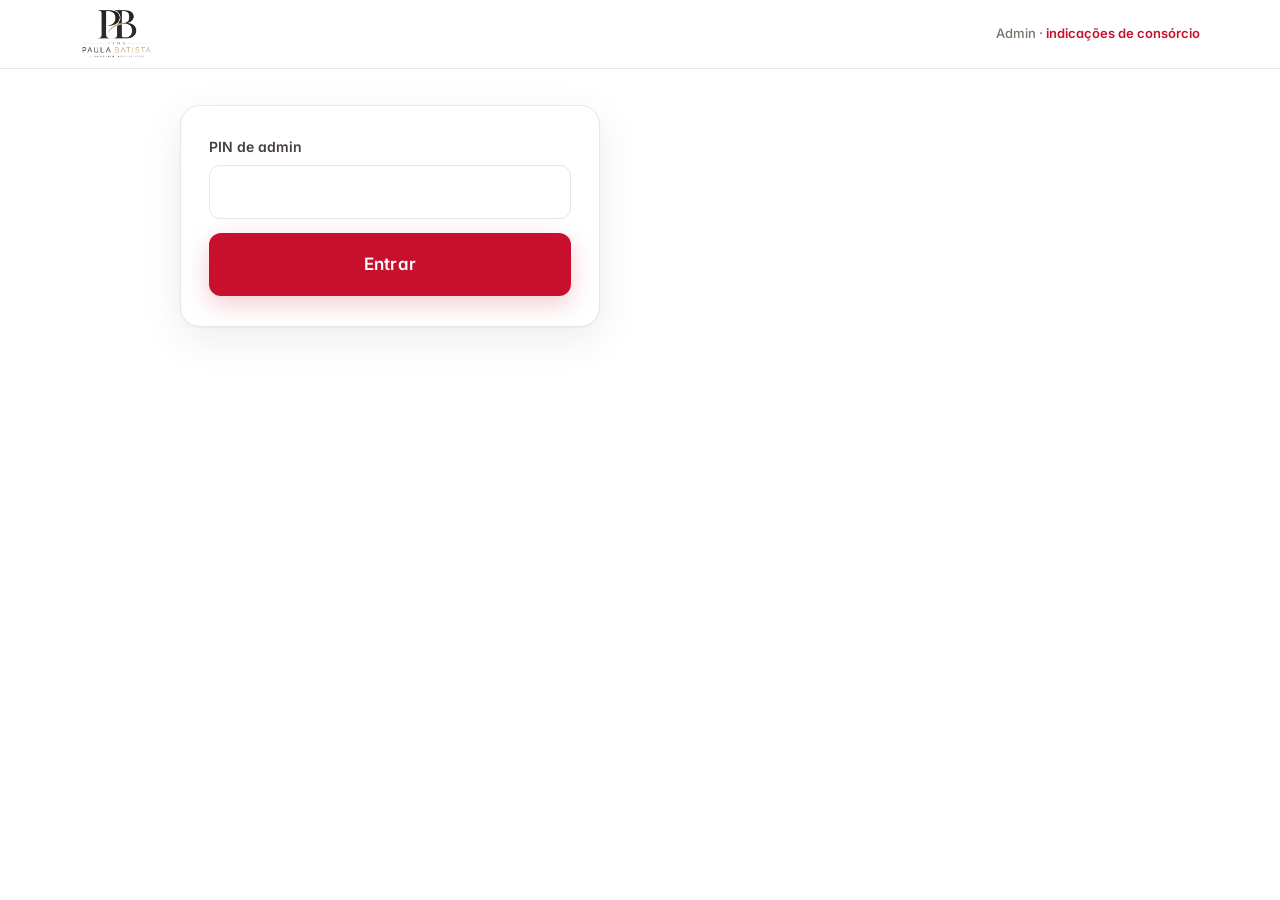
<file: indicador-admin.html>
<!doctype html>
<html lang="pt-BR">
<head>
<meta charset="utf-8">
<meta name="viewport" content="width=device-width, initial-scale=1, viewport-fit=cover">
<title>Admin · Indicações de consórcio</title>
<meta name="robots" content="noindex">
<link rel="icon" href="assets/logo-pb.png">
<link rel="preconnect" href="https://fonts.googleapis.com">
<link rel="preconnect" href="https://fonts.gstatic.com" crossorigin>
<link href="https://fonts.googleapis.com/css2?family=Inter:wght@400;500;600;700;800&display=swap" rel="stylesheet">
<link rel="stylesheet" href="assets/style.css">
</head>
<body data-page="indicador-admin">

<header class="site-header">
  <div class="wrap">
    <a class="logo" href="index.html" aria-label="Time Paula Batista"><img src="assets/logo-pb.png" alt="Time Paula Batista" width="526" height="358"></a>
    <span class="header-tag">Admin · <b>indicações de consórcio</b></span>
  </div>
</header>

<main class="wrap" style="max-width:960px;padding-top:36px;padding-bottom:64px">
  <form class="form-card" id="pinForm" novalidate style="max-width:420px;margin-bottom:28px">
    <div class="field full">
      <label for="pin">PIN de admin</label>
      <input class="input" id="pin" name="pin" type="password" inputmode="numeric" required>
      <p class="err">Digite o PIN.</p>
    </div>
    <button class="btn btn-block" type="submit" style="margin-top:14px"><span>Entrar</span></button>
    <p class="form-status" id="pinStatus" role="alert"></p>
  </form>

  <div id="painel" hidden>
    <table style="width:100%;border-collapse:collapse;background:#fff;border:1px solid var(--line);border-radius:14px;overflow:hidden">
      <thead>
        <tr style="background:var(--bg-warm);text-align:left">
          <th style="padding:12px 14px;font-size:13px">Indicador</th>
          <th style="padding:12px 14px;font-size:13px">Indicado</th>
          <th style="padding:12px 14px;font-size:13px">Cidade / pretende</th>
          <th style="padding:12px 14px;font-size:13px">Status</th>
          <th style="padding:12px 14px;font-size:13px">Valor / comissão</th>
          <th style="padding:12px 14px;font-size:13px">Ação</th>
        </tr>
      </thead>
      <tbody id="linhas"></tbody>
    </table>
  </div>
</main>

<style>
  td{padding:12px 14px;border-top:1px solid var(--line);font-size:14px;vertical-align:top}
  .btn-sm2{padding:8px 12px;font-size:13.5px;border-radius:8px;background:var(--red);color:#fff;border:0;cursor:pointer}
  .btn-sm2:hover{background:var(--red-dark)}
  input.venda{width:110px;padding:6px 8px;border:1px solid var(--line);border-radius:8px;font-size:13.5px}
</style>

<script>
const API='https://fhfphlqrgtabkiqoywea.supabase.co/functions/v1/indicacao-consorcio-cadastro';
let PIN='';
const pinForm=document.getElementById('pinForm');
const pinStatus=document.getElementById('pinStatus');
const painel=document.getElementById('painel');
const linhas=document.getElementById('linhas');
function mostrarStatus(el,t){el.textContent=t;el.classList.add('show');}
const moeda=(v)=>Number(v||0).toLocaleString('pt-BR',{style:'currency',currency:'BRL'});

async function carregar(){
  const r=await fetch(API,{method:'POST',headers:{'Content-Type':'application/json'},body:JSON.stringify({action:'listar_admin',pin:PIN})});
  const j=await r.json();
  if(!r.ok){mostrarStatus(pinStatus,j.error||'PIN incorreto.');painel.hidden=true;return false;}
  linhas.innerHTML='';
  (j.indicacoes||[]).forEach(i=>{
    const tr=document.createElement('tr');
    const convertido=i.status==='convertido';
    tr.innerHTML=
      '<td><b>'+i.nome_indicador+'</b><br><span style="color:var(--muted)">'+i.whatsapp_indicador+'</span></td>'+
      '<td><b>'+i.nome_indicado+'</b><br><span style="color:var(--muted)">'+i.whatsapp_indicado+'</span></td>'+
      '<td>'+(i.cidade_indicado||'—')+'<br><span style="color:var(--muted)">'+(i.observacao||'')+'</span></td>'+
      '<td>'+(convertido?'<b style="color:#17803D">Convertido</b>':i.status)+'</td>'+
      '<td>'+(convertido?(moeda(i.valor_venda)+'<br><span style="color:var(--muted)">comissão '+moeda(i.comissao_valor)+'</span>'):'—')+'</td>'+
      '<td>'+(convertido?'—':'<input class="venda" type="number" min="0" step="0.01" placeholder="Valor da venda" data-id="'+i.id+'"><button class="btn-sm2" data-marcar="'+i.id+'" style="margin-left:6px">Marcar vendido</button>')+'</td>';
    linhas.appendChild(tr);
  });
  painel.hidden=false;
  return true;
}

pinForm.addEventListener('submit',async(e)=>{
  e.preventDefault();
  pinStatus.classList.remove('show');
  PIN=document.getElementById('pin').value.trim();
  await carregar();
});

linhas.addEventListener('click',async(e)=>{
  const id=e.target.dataset && e.target.dataset.marcar;
  if(!id) return;
  const input=linhas.querySelector('input.venda[data-id="'+id+'"]');
  const valorVenda=parseFloat(input.value);
  if(!valorVenda || valorVenda<=0){alert('Informe o valor da venda.');return;}
  e.target.disabled=true;e.target.textContent='Salvando…';
  const r=await fetch(API,{method:'POST',headers:{'Content-Type':'application/json'},body:JSON.stringify({action:'marcar_convertido',pin:PIN,id,valorVenda})});
  const j=await r.json();
  if(!r.ok){alert(j.error||'Não foi possível salvar.');e.target.disabled=false;e.target.textContent='Marcar vendido';return;}
  await carregar();
});
</script>
</body>
</html>
</file>
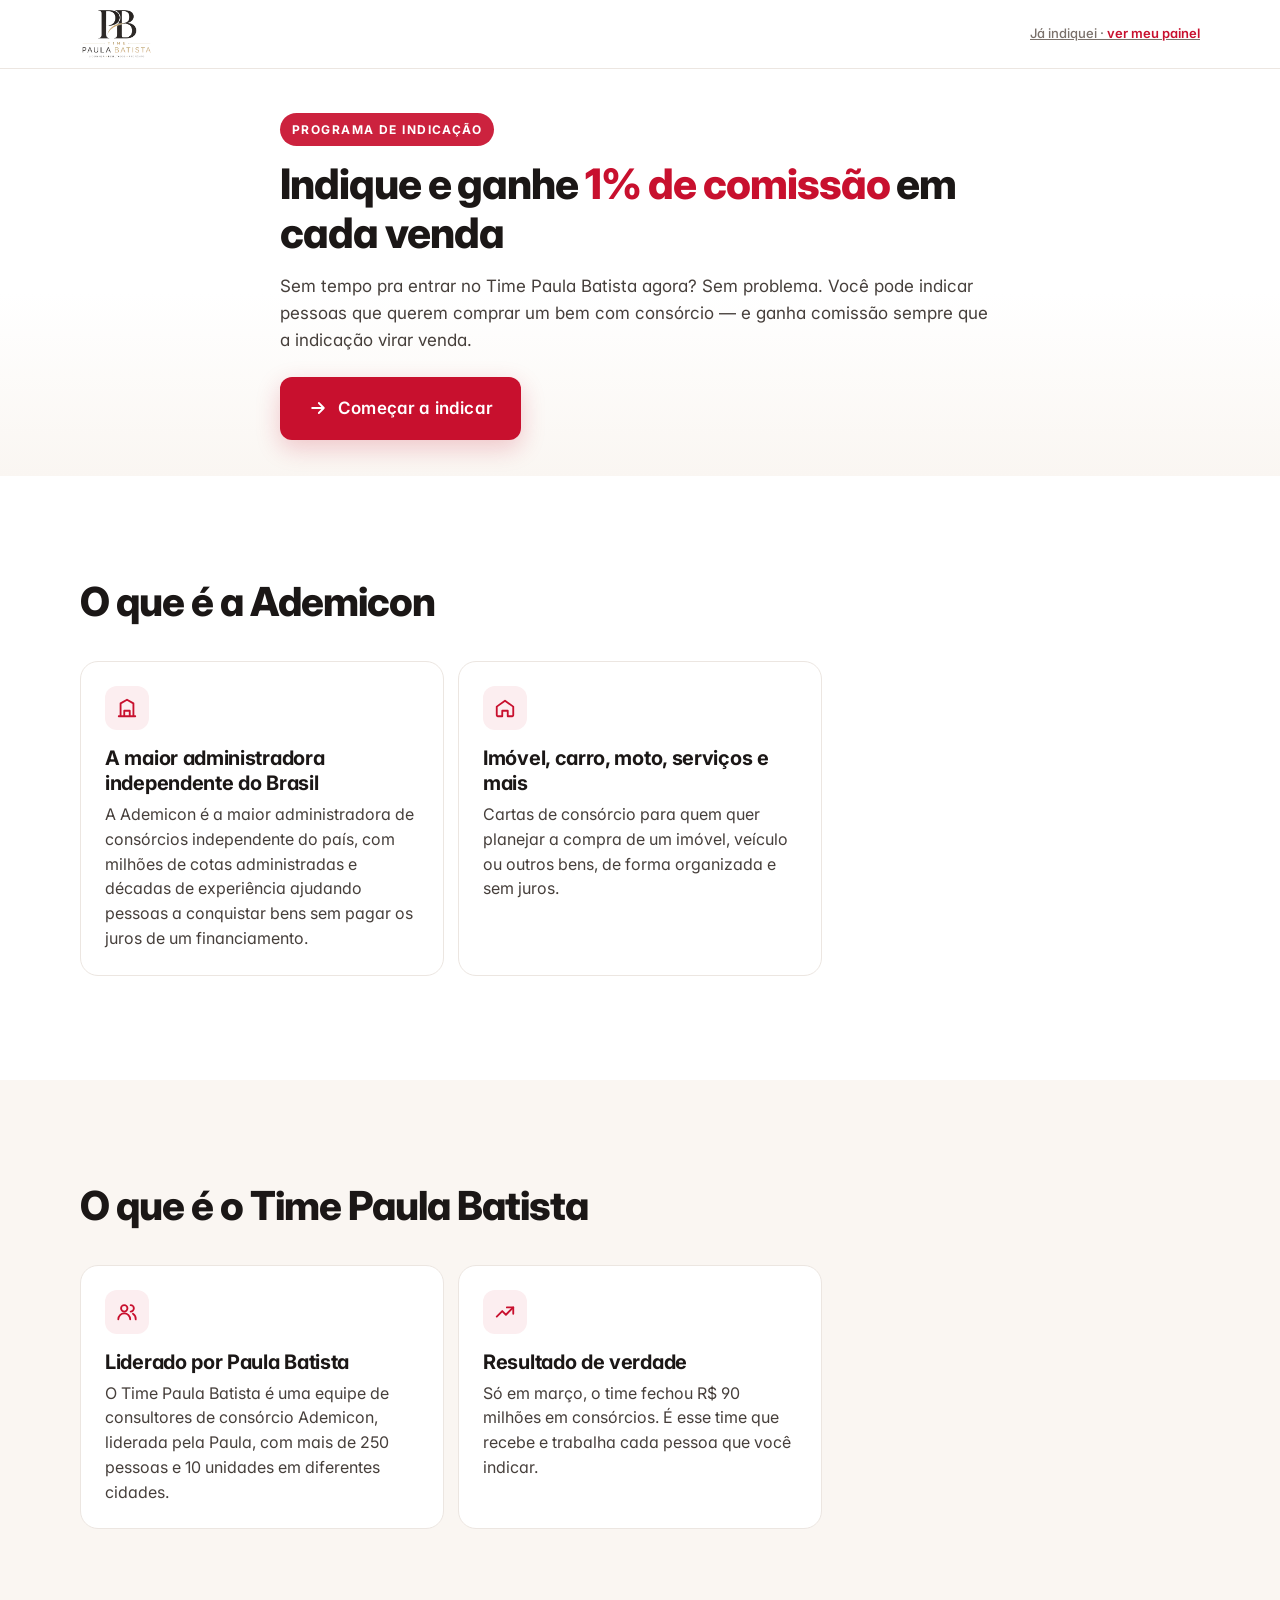
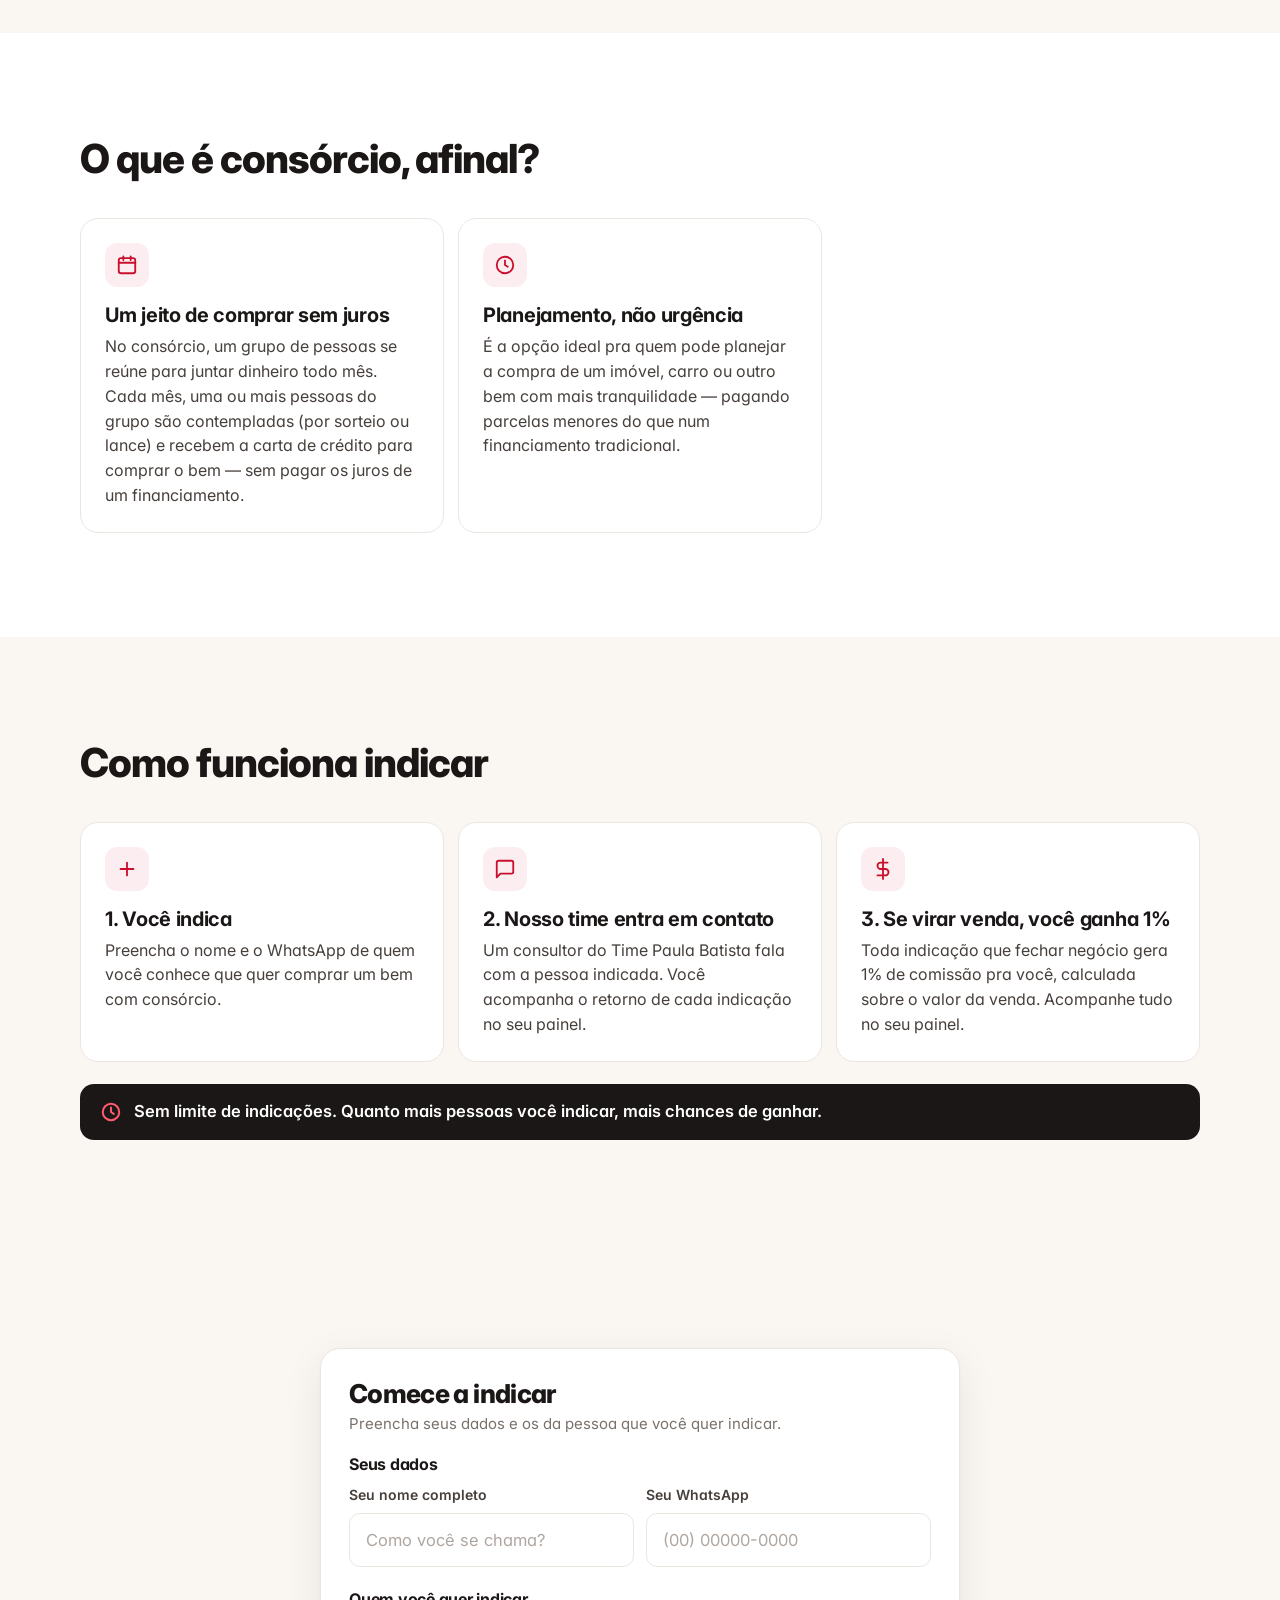
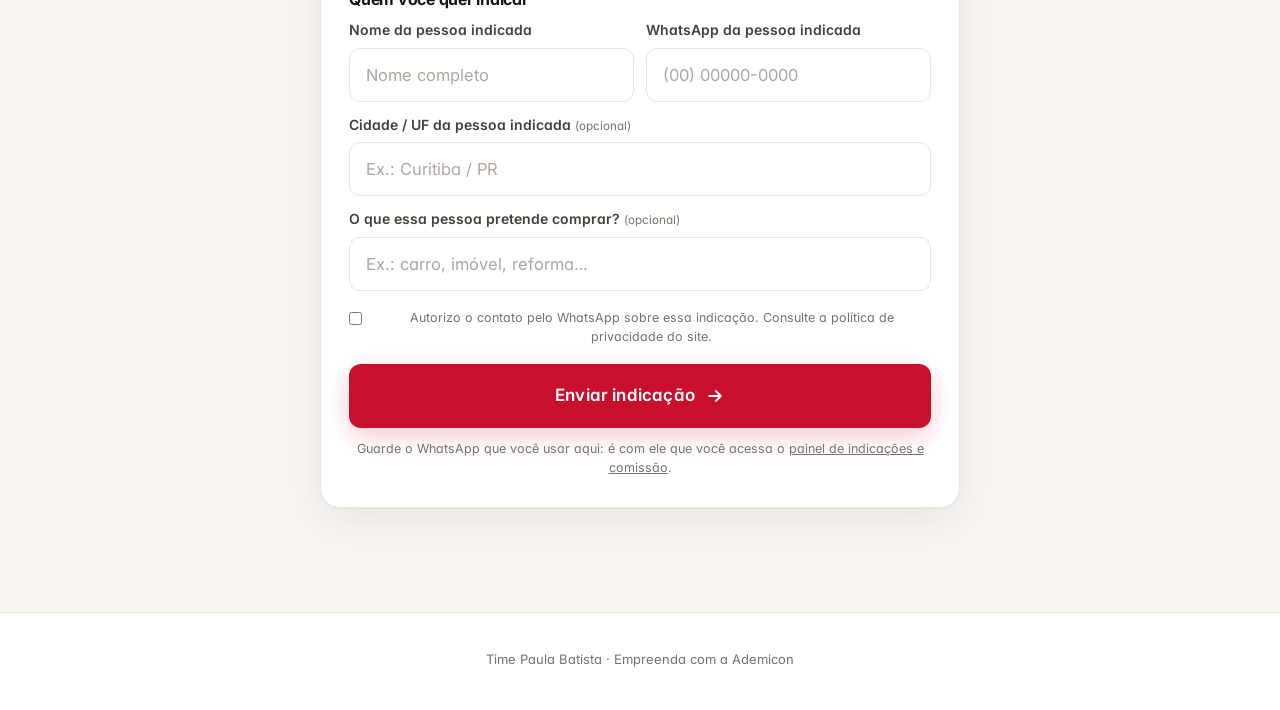
<file: indicador.html>
<!doctype html>
<html lang="pt-BR">
<head>
<meta charset="utf-8">
<meta name="viewport" content="width=device-width, initial-scale=1, viewport-fit=cover">
<title>Indique e ganhe · Time Paula Batista</title>
<meta name="description" content="Não tem disponibilidade para entrar no Time Paula Batista agora? Conheça a Ademicon, o Time Paula Batista, o consórcio e indique pessoas interessadas — você ganha 1% de comissão em cada venda.">
<meta name="theme-color" content="#FAF6F2">
<link rel="icon" href="assets/logo-pb.png">
<meta property="og:title" content="Indique e ganhe 1% de comissão · Time Paula Batista">
<meta property="og:description" content="Indique quem quer comprar um bem com consórcio Ademicon e ganhe 1% de comissão em cada venda.">
<link rel="preconnect" href="https://fonts.googleapis.com">
<link rel="preconnect" href="https://fonts.gstatic.com" crossorigin>
<link href="https://fonts.googleapis.com/css2?family=Inter:wght@400;500;600;700;800&display=swap" rel="stylesheet">
<link rel="stylesheet" href="assets/style.css">
<!-- Meta Pixel -->
<script>
!function(f,b,e,v,n,t,s){if(f.fbq)return;n=f.fbq=function(){n.callMethod?n.callMethod.apply(n,arguments):n.queue.push(arguments)};if(!f._fbq)f._fbq=n;n.push=n;n.loaded=!0;n.version='2.0';n.queue=[];t=b.createElement(e);t.async=!0;t.src=v;s=b.getElementsByTagName(e)[0];s.parentNode.insertBefore(t,s)}(window,document,'script','https://connect.facebook.net/en_US/fbevents.js');
fbq('init','4621300068191321');
fbq('track','PageView');
</script>
<noscript><img height="1" width="1" style="display:none" src="https://www.facebook.com/tr?id=4621300068191321&ev=PageView&noscript=1"/></noscript>
<!-- End Meta Pixel -->
<!-- Microsoft Clarity -->
<script type="text/javascript">
    (function(c,l,a,r,i,t,y){
        c[a]=c[a]||function(){(c[a].q=c[a].q||[]).push(arguments)};
        t=l.createElement(r);t.async=1;t.src="https://www.clarity.ms/tag/"+i;
        y=l.getElementsByTagName(r)[0];y.parentNode.insertBefore(t,y);
    })(window, document, "clarity", "script", "z4ub8dftwh");
</script>
<!-- End Microsoft Clarity -->
</head>
<body data-page="indicador">

<header class="site-header">
  <div class="wrap">
    <a class="logo" href="index.html" aria-label="Time Paula Batista"><img src="assets/logo-pb.png" alt="Time Paula Batista" width="526" height="358"></a>
    <a class="header-tag" href="painel-indicador.html">Já indiquei · <b>ver meu painel</b></a>
  </div>
</header>

<main>
  <!-- INTRO -->
  <section style="padding:44px 0 36px;background:linear-gradient(180deg,#fff 0%,#fff 55%,var(--bg-warm) 100%)">
    <div class="wrap" style="max-width:760px">
      <span class="hd-tag" style="display:inline-block;margin-bottom:14px">Programa de indicação</span>
      <h1 style="font-size:clamp(28px,4.5vw,42px);line-height:1.15;margin-bottom:16px">Indique e ganhe <span style="color:var(--red)">1% de comissão</span> em cada venda</h1>
      <p style="font-size:17px;color:var(--ink-2);line-height:1.6;margin-bottom:22px">Sem tempo pra entrar no Time Paula Batista agora? Sem problema. Você pode indicar pessoas que querem comprar um bem com consórcio — e ganha comissão sempre que a indicação virar venda.</p>
      <a class="btn" href="#indicar"><svg viewBox="0 0 24 24" fill="none" stroke="currentColor" stroke-width="2.2" stroke-linecap="round" stroke-linejoin="round" aria-hidden="true"><path d="M5 12h14M13 6l6 6-6 6"/></svg><span>Começar a indicar</span></a>
    </div>
  </section>

  <!-- O QUE É A ADEMICON -->
  <section>
    <div class="wrap">
      <div class="sec-head">
        <h2>O que é a Ademicon</h2>
      </div>
      <div class="how-grid">
        <div class="how">
          <div class="ic"><svg viewBox="0 0 24 24" fill="none" stroke="currentColor" stroke-width="2" stroke-linecap="round" stroke-linejoin="round"><path d="M3 21h18M5 21V7l7-4 7 4v14M9 21v-6h6v6"/></svg></div>
          <h3>A maior administradora independente do Brasil</h3>
          <p>A Ademicon é a maior administradora de consórcios independente do país, com milhões de cotas administradas e décadas de experiência ajudando pessoas a conquistar bens sem pagar os juros de um financiamento.</p>
        </div>
        <div class="how">
          <div class="ic"><svg viewBox="0 0 24 24" fill="none" stroke="currentColor" stroke-width="2" stroke-linecap="round" stroke-linejoin="round"><path d="M3 10.5 12 4l9 6.5V20a1 1 0 0 1-1 1h-5v-6h-6v6H4a1 1 0 0 1-1-1z"/></svg></div>
          <h3>Imóvel, carro, moto, serviços e mais</h3>
          <p>Cartas de consórcio para quem quer planejar a compra de um imóvel, veículo ou outros bens, de forma organizada e sem juros.</p>
        </div>
      </div>
    </div>
  </section>

  <!-- O QUE É O TIME PAULA BATISTA -->
  <section style="background:var(--bg-warm)">
    <div class="wrap">
      <div class="sec-head">
        <h2>O que é o Time Paula Batista</h2>
      </div>
      <div class="how-grid">
        <div class="how">
          <div class="ic"><svg viewBox="0 0 24 24" fill="none" stroke="currentColor" stroke-width="2" stroke-linecap="round" stroke-linejoin="round"><circle cx="9" cy="8" r="3.5"/><path d="M2.5 20a6.5 6.5 0 0 1 13 0"/><path d="M16 4.5a3.5 3.5 0 0 1 0 7M18.5 14a6.5 6.5 0 0 1 3 6"/></svg></div>
          <h3>Liderado por Paula Batista</h3>
          <p>O Time Paula Batista é uma equipe de consultores de consórcio Ademicon, liderada pela Paula, com mais de 250 pessoas e 10 unidades em diferentes cidades.</p>
        </div>
        <div class="how">
          <div class="ic"><svg viewBox="0 0 24 24" fill="none" stroke="currentColor" stroke-width="2" stroke-linecap="round" stroke-linejoin="round"><path d="M3 17l6-6 4 4 8-8"/><path d="M14 7h7v7"/></svg></div>
          <h3>Resultado de verdade</h3>
          <p>Só em março, o time fechou R$ 90 milhões em consórcios. É esse time que recebe e trabalha cada pessoa que você indicar.</p>
        </div>
      </div>
    </div>
  </section>

  <!-- O QUE É CONSÓRCIO -->
  <section>
    <div class="wrap">
      <div class="sec-head">
        <h2>O que é consórcio, afinal?</h2>
      </div>
      <div class="how-grid">
        <div class="how">
          <div class="ic"><svg viewBox="0 0 24 24" fill="none" stroke="currentColor" stroke-width="2" stroke-linecap="round" stroke-linejoin="round"><rect x="3" y="4.5" width="18" height="16.5" rx="2.5"/><path d="M3 9.5h18M8 2.5v4M16 2.5v4"/></svg></div>
          <h3>Um jeito de comprar sem juros</h3>
          <p>No consórcio, um grupo de pessoas se reúne para juntar dinheiro todo mês. Cada mês, uma ou mais pessoas do grupo são contempladas (por sorteio ou lance) e recebem a carta de crédito para comprar o bem — sem pagar os juros de um financiamento.</p>
        </div>
        <div class="how">
          <div class="ic"><svg viewBox="0 0 24 24" fill="none" stroke="currentColor" stroke-width="2" stroke-linecap="round" stroke-linejoin="round"><circle cx="12" cy="12" r="9"/><path d="M12 7v5l3 2"/></svg></div>
          <h3>Planejamento, não urgência</h3>
          <p>É a opção ideal pra quem pode planejar a compra de um imóvel, carro ou outro bem com mais tranquilidade — pagando parcelas menores do que num financiamento tradicional.</p>
        </div>
      </div>
    </div>
  </section>

  <!-- COMO FUNCIONA A INDICAÇÃO -->
  <section style="background:var(--bg-warm)">
    <div class="wrap">
      <div class="sec-head">
        <h2>Como funciona indicar</h2>
      </div>
      <div class="how-grid">
        <div class="how">
          <div class="ic"><svg viewBox="0 0 24 24" fill="none" stroke="currentColor" stroke-width="2" stroke-linecap="round" stroke-linejoin="round"><path d="M12 5v14M5 12h14"/></svg></div>
          <h3>1. Você indica</h3>
          <p>Preencha o nome e o WhatsApp de quem você conhece que quer comprar um bem com consórcio.</p>
        </div>
        <div class="how">
          <div class="ic"><svg viewBox="0 0 24 24" fill="none" stroke="currentColor" stroke-width="2" stroke-linecap="round" stroke-linejoin="round"><path d="M21 15a2 2 0 0 1-2 2H7l-4 4V5a2 2 0 0 1 2-2h14a2 2 0 0 1 2 2z"/></svg></div>
          <h3>2. Nosso time entra em contato</h3>
          <p>Um consultor do Time Paula Batista fala com a pessoa indicada. Você acompanha o retorno de cada indicação no seu painel.</p>
        </div>
        <div class="how">
          <div class="ic"><svg viewBox="0 0 24 24" fill="none" stroke="currentColor" stroke-width="2" stroke-linecap="round" stroke-linejoin="round"><path d="M12 1v22M17 5H9.5a3.5 3.5 0 0 0 0 7h5a3.5 3.5 0 0 1 0 7H6"/></svg></div>
          <h3>3. Se virar venda, você ganha 1%</h3>
          <p>Toda indicação que fechar negócio gera 1% de comissão pra você, calculada sobre o valor da venda. Acompanhe tudo no seu painel.</p>
        </div>
      </div>
      <p class="how-note"><svg viewBox="0 0 24 24" fill="none" stroke="currentColor" stroke-width="2.2" stroke-linecap="round" stroke-linejoin="round"><circle cx="12" cy="12" r="9"/><path d="M12 7v5l3 2"/></svg>Sem limite de indicações. Quanto mais pessoas você indicar, mais chances de ganhar.</p>
    </div>
  </section>

  <!-- FORMULÁRIO -->
  <section class="form-sec" id="indicar">
    <div class="wrap">
      <div class="form-wrap" style="max-width:640px;margin:0 auto">
        <form class="form-card" id="indicadorForm" novalidate>
          <h2 id="inscricao" style="scroll-margin-top:24px">Comece a indicar</h2>
          <p class="sub">Preencha seus dados e os da pessoa que você quer indicar.</p>

          <h3 style="font-size:16px;margin-top:4px">Seus dados</h3>
          <div class="fields two" style="margin-top:10px">
            <div class="field">
              <label for="nomeIndicador">Seu nome completo</label>
              <input class="input" id="nomeIndicador" name="nomeIndicador" autocomplete="name" placeholder="Como você se chama?" required>
              <p class="err">Digite seu nome e sobrenome.</p>
            </div>
            <div class="field">
              <label for="whatsappIndicador">Seu WhatsApp</label>
              <input class="input" id="whatsappIndicador" name="whatsappIndicador" type="tel" inputmode="tel" autocomplete="tel-national" placeholder="(00) 00000-0000" required>
              <p class="err">Digite um WhatsApp válido com DDD.</p>
            </div>
          </div>

          <h3 style="font-size:16px;margin-top:22px">Quem você quer indicar</h3>
          <div class="fields two" style="margin-top:10px">
            <div class="field">
              <label for="nomeIndicado">Nome da pessoa indicada</label>
              <input class="input" id="nomeIndicado" name="nomeIndicado" placeholder="Nome completo" required>
              <p class="err">Informe o nome da pessoa indicada.</p>
            </div>
            <div class="field">
              <label for="whatsappIndicado">WhatsApp da pessoa indicada</label>
              <input class="input" id="whatsappIndicado" name="whatsappIndicado" type="tel" inputmode="tel" placeholder="(00) 00000-0000" required>
              <p class="err">Digite um WhatsApp válido com DDD.</p>
            </div>
            <div class="field full">
              <label for="cidadeIndicado">Cidade / UF da pessoa indicada <small>(opcional)</small></label>
              <input class="input" id="cidadeIndicado" name="cidadeIndicado" placeholder="Ex.: Curitiba / PR">
            </div>
            <div class="field full">
              <label for="observacao">O que essa pessoa pretende comprar? <small>(opcional)</small></label>
              <input class="input" id="observacao" name="observacao" placeholder="Ex.: carro, imóvel, reforma…">
            </div>
          </div>

          <label class="form-note" style="display:flex;gap:10px;align-items:flex-start;margin-top:18px"><input type="checkbox" name="consentimento" required style="margin-top:3px"><span>Autorizo o contato pelo WhatsApp sobre essa indicação. Consulte a política de privacidade do site.</span></label>
          <button class="btn btn-block" type="submit" style="margin-top:18px"><span>Enviar indicação</span><svg viewBox="0 0 24 24" fill="none" stroke="currentColor" stroke-width="2.2" stroke-linecap="round" stroke-linejoin="round"><path d="M5 12h14M13 6l6 6-6 6"/></svg></button>
          <p class="form-status" id="formStatus" role="alert"></p>
          <p class="form-note">Guarde o WhatsApp que você usar aqui: é com ele que você acessa o <a href="painel-indicador.html">painel de indicações e comissão</a>.</p>
        </form>

        <div class="form-card" id="sucessoCard" hidden style="margin-top:18px;text-align:center">
          <h2 style="font-size:20px">Indicação enviada!</h2>
          <p class="sub">Obrigada! Nosso time vai entrar em contato com a pessoa indicada em breve.</p>
          <a class="btn btn-block" href="painel-indicador.html" style="margin-top:6px"><span>Ver meu painel de indicações</span></a>
        </div>
      </div>
    </div>
  </section>
</main>

<footer class="site-footer">
  <div class="wrap">
    <p>Time Paula Batista · Empreenda com a Ademicon</p>
  </div>
</footer>

<script>
const API='https://fhfphlqrgtabkiqoywea.supabase.co/functions/v1/indicacao-consorcio-cadastro';
const form=document.getElementById('indicadorForm');
const statusEl=document.getElementById('formStatus');
const sucessoEl=document.getElementById('sucessoCard');
const btn=form.querySelector('button[type=submit]');
const btnTexto=btn.querySelector('span');
function mostrarStatus(t){statusEl.textContent=t;statusEl.classList.add('show');}
form.addEventListener('submit',async(e)=>{
  e.preventDefault();
  statusEl.classList.remove('show');
  const f=new FormData(form);
  btn.disabled=true;btnTexto.textContent='Enviando…';
  try{
    const r=await fetch(API,{method:'POST',headers:{'Content-Type':'application/json'},body:JSON.stringify({
      action:'cadastrar',
      nomeIndicador:f.get('nomeIndicador'),
      whatsappIndicador:f.get('whatsappIndicador'),
      nomeIndicado:f.get('nomeIndicado'),
      whatsappIndicado:f.get('whatsappIndicado'),
      cidadeIndicado:f.get('cidadeIndicado'),
      observacao:f.get('observacao')
    })});
    const j=await r.json();
    if(!r.ok){mostrarStatus(j.error||'Não foi possível enviar agora. Tente novamente.');return;}
    try{fbq('track','Lead',{content_name:'Indicador Consorcio'});}catch(e){}
    form.hidden=true;
    sucessoEl.hidden=false;
    sucessoEl.scrollIntoView({behavior:'smooth',block:'start'});
  }catch(err){
    mostrarStatus('Sem conexão agora. Tente novamente em instantes.');
  }finally{
    btn.disabled=false;btnTexto.textContent='Enviar indicação';
  }
});
</script>
</body>
</html>
</file>
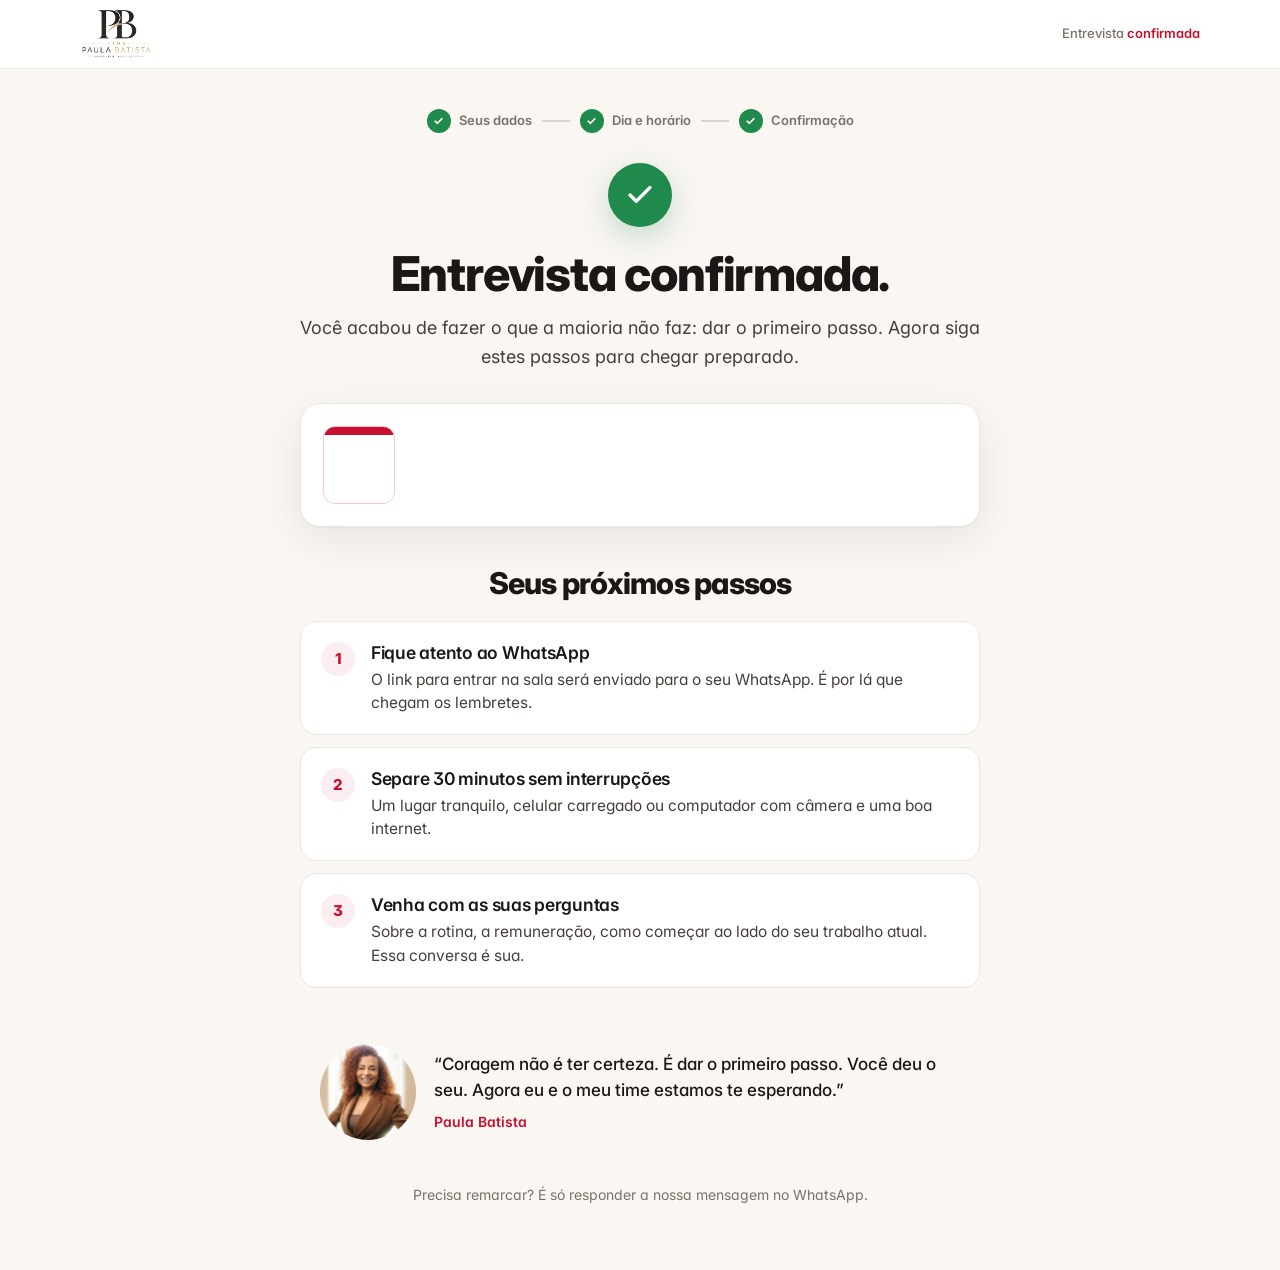
<file: obrigado.html>
<!doctype html>
<html lang="pt-BR">
<head>
<meta charset="utf-8">
<meta name="viewport" content="width=device-width, initial-scale=1, viewport-fit=cover">
<title>Entrevista confirmada · A Oportunidade</title>
<meta name="robots" content="noindex">
<meta name="theme-color" content="#FAF6F2">
<link rel="icon" href="assets/logo-pb.png">
<link rel="preconnect" href="https://fonts.googleapis.com">
<link rel="preconnect" href="https://fonts.gstatic.com" crossorigin>
<link href="https://fonts.googleapis.com/css2?family=Inter:wght@400;500;600;700;800&display=swap" rel="stylesheet">
<link rel="stylesheet" href="assets/style.css">
<!-- Meta Pixel -->
<script>
!function(f,b,e,v,n,t,s){if(f.fbq)return;n=f.fbq=function(){n.callMethod?n.callMethod.apply(n,arguments):n.queue.push(arguments)};if(!f._fbq)f._fbq=n;n.push=n;n.loaded=!0;n.version='2.0';n.queue=[];t=b.createElement(e);t.async=!0;t.src=v;s=b.getElementsByTagName(e)[0];s.parentNode.insertBefore(t,s)}(window,document,'script','https://connect.facebook.net/en_US/fbevents.js');
fbq('init','4621300068191321');
fbq('track','PageView');
</script>
<noscript><img height="1" width="1" style="display:none" src="https://www.facebook.com/tr?id=4621300068191321&ev=PageView&noscript=1"/></noscript>
<!-- End Meta Pixel -->
<!-- Microsoft Clarity -->
<script type="text/javascript">
    (function(c,l,a,r,i,t,y){
        c[a]=c[a]||function(){(c[a].q=c[a].q||[]).push(arguments)};
        t=l.createElement(r);t.async=1;t.src="https://www.clarity.ms/tag/"+i;
        y=l.getElementsByTagName(r)[0];y.parentNode.insertBefore(t,y);
    })(window, document, "clarity", "script", "z4ub8dftwh");
</script>
<!-- End Microsoft Clarity -->
</head>
<body data-page="obrigado" class="page-sched">

<header class="site-header">
  <div class="wrap">
    <a class="logo" href="index.html" aria-label="Time Paula Batista"><img src="assets/logo-pb.png" alt="Time Paula Batista" width="526" height="358"></a>
    <span class="header-tag">Entrevista <b>confirmada</b></span>
  </div>
</header>

<main class="wrap thanks">
  <nav class="progress" aria-label="Etapas" style="padding-top:0;margin-bottom:24px">
    <span class="p done"><b>✓</b>Seus dados</span><span class="bar"></span>
    <span class="p done"><b>✓</b>Dia e horário</span><span class="bar"></span>
    <span class="p done"><b>✓</b>Confirmação</span>
  </nav>

  <div class="ty-hero">
    <div class="ty-check"><svg viewBox="0 0 24 24" fill="none" stroke="currentColor" stroke-width="2.6" stroke-linecap="round" stroke-linejoin="round"><path d="M20 6 9 17l-5-5"/></svg></div>
    <h1 id="tyTitle">Entrevista confirmada.</h1>
    <p>Você acabou de fazer o que a maioria não faz: dar o primeiro passo. Agora siga estes passos para chegar preparado.</p>
  </div>
  <div class="ty-card" id="tyCard" hidden><div class="cal-ic"><small id="tyMes"></small><b id="tyDia"></b></div><div><strong id="tyData"></strong><span id="tyHora"></span></div></div>

  <div class="next">
    <h2>Seus próximos passos</h2>
    <ol>
      <li>
        <span class="num">1</span>
        <div>
          <h3>Fique atento ao WhatsApp</h3>
          <p>O link para entrar na sala será enviado para o seu WhatsApp. É por lá que chegam os lembretes.</p>
        </div>
      </li>
      <li>
        <span class="num">2</span>
        <div>
          <h3>Separe 30 minutos sem interrupções</h3>
          <p>Um lugar tranquilo, celular carregado ou computador com câmera e uma boa internet.</p>
        </div>
      </li>
      <li>
        <span class="num">3</span>
        <div>
          <h3>Venha com as suas perguntas</h3>
          <p>Sobre a rotina, a remuneração, como começar ao lado do seu trabalho atual. Essa conversa é sua.</p>
        </div>
      </li>
    </ol>
  </div>

  <div class="note">
    <picture><source srcset="assets/paula-obrigado.webp" type="image/webp"><img src="assets/paula-obrigado.jpg" alt="Paula Batista" width="800" height="1200"></picture>
    <p>“Coragem não é ter certeza. É dar o primeiro passo. Você deu o seu. Agora eu e o meu time estamos te esperando.”<span>Paula Batista</span></p>
  </div>

  <p class="resched">Precisa remarcar? É só responder a nossa mensagem no WhatsApp.</p>
</main>

<script>
(function(){
  var meses=['janeiro','fevereiro','março','abril','maio','junho','julho','agosto','setembro','outubro','novembro','dezembro'];
  try{
    var p=new URLSearchParams(location.search);
    var n=(p.get('n')||'').trim(), d=(p.get('d')||'').trim();
    if(n){document.getElementById('tyTitle').textContent='Entrevista confirmada, '+n+'.';}
    if(d){
      var md=d.match(/(\d{2})\/(\d{2})/), mh=d.match(/(\d{1,2}h\d{0,2})/);
      if(md){document.getElementById('tyMes').textContent=meses[parseInt(md[2],10)-1]||'';document.getElementById('tyDia').textContent=md[1];}
      document.getElementById('tyData').textContent=d.split(' às ')[0].replace(/,\s*\d{2}\/\d{2}$/,'');
      if(mh){document.getElementById('tyHora').textContent='às '+mh[1]+' · on-line, 30 minutos';}
      document.getElementById('tyCard').hidden=false;
      try{fbq('track','Schedule',{content_name:'A Oportunidade'});}catch(e){}
    }
  }catch(e){}
})();
</script>
</body>
</html>
</file>
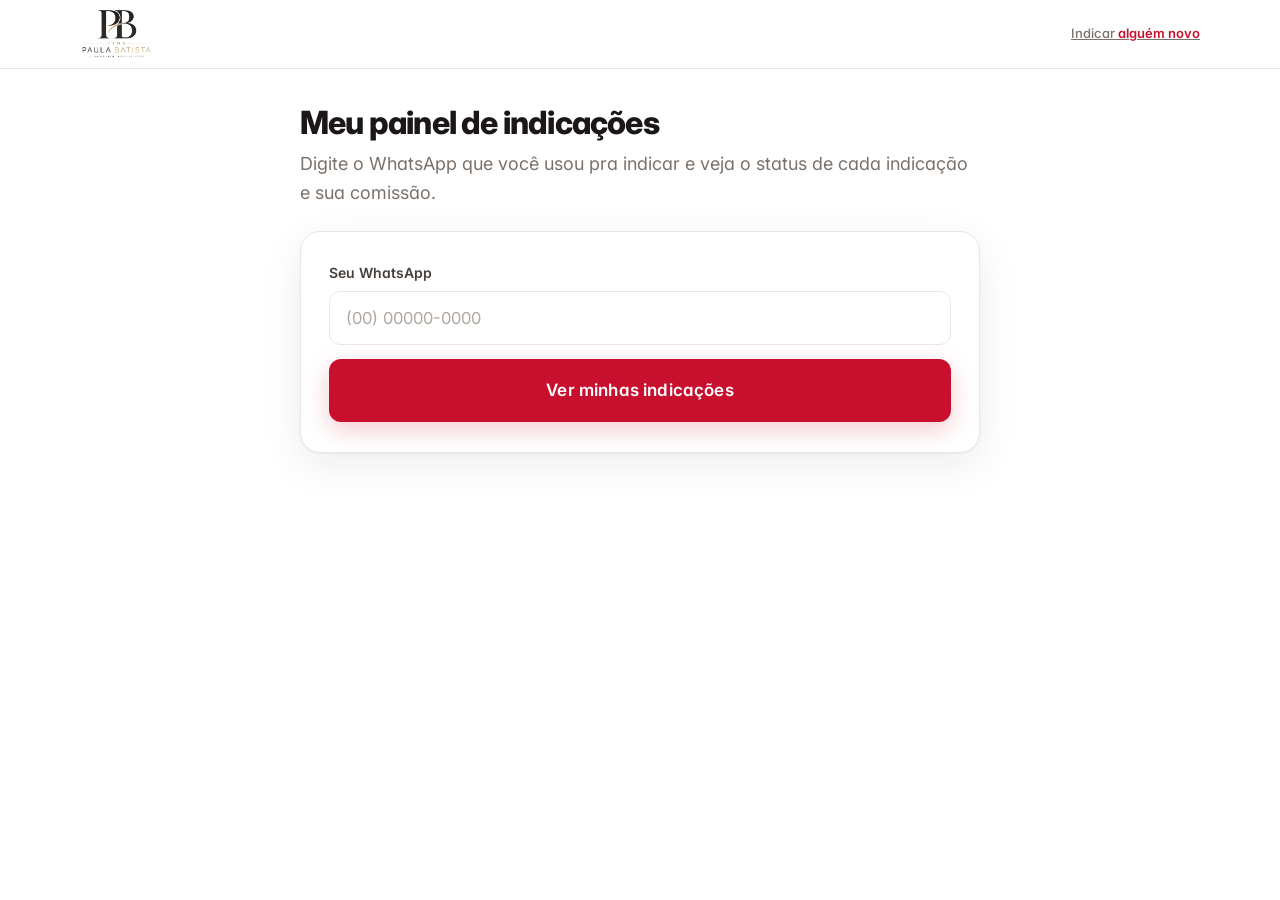
<file: painel-indicador.html>
<!doctype html>
<html lang="pt-BR">
<head>
<meta charset="utf-8">
<meta name="viewport" content="width=device-width, initial-scale=1, viewport-fit=cover">
<title>Meu painel de indicações · Time Paula Batista</title>
<meta name="robots" content="noindex">
<meta name="theme-color" content="#FAF6F2">
<link rel="icon" href="assets/logo-pb.png">
<link rel="preconnect" href="https://fonts.googleapis.com">
<link rel="preconnect" href="https://fonts.gstatic.com" crossorigin>
<link href="https://fonts.googleapis.com/css2?family=Inter:wght@400;500;600;700;800&display=swap" rel="stylesheet">
<link rel="stylesheet" href="assets/style.css">
</head>
<body data-page="painel-indicador">

<header class="site-header">
  <div class="wrap">
    <a class="logo" href="index.html" aria-label="Time Paula Batista"><img src="assets/logo-pb.png" alt="Time Paula Batista" width="526" height="358"></a>
    <a class="header-tag" href="indicador.html">Indicar <b>alguém novo</b></a>
  </div>
</header>

<main class="wrap" style="max-width:720px;padding-top:36px;padding-bottom:64px">
  <h1 style="font-size:clamp(24px,4vw,32px);margin-bottom:8px">Meu painel de indicações</h1>
  <p class="sub" style="color:var(--muted);margin-bottom:24px">Digite o WhatsApp que você usou pra indicar e veja o status de cada indicação e sua comissão.</p>

  <form class="form-card" id="buscaForm" novalidate style="margin-bottom:28px">
    <div class="field full">
      <label for="whatsapp">Seu WhatsApp</label>
      <input class="input" id="whatsapp" name="whatsapp" type="tel" inputmode="tel" placeholder="(00) 00000-0000" required>
      <p class="err">Digite um WhatsApp válido com DDD.</p>
    </div>
    <button class="btn btn-block" type="submit" style="margin-top:14px"><span>Ver minhas indicações</span></button>
    <p class="form-status" id="formStatus" role="alert"></p>
  </form>

  <div id="resultado" hidden>
    <div class="how" style="margin-bottom:20px;display:flex;align-items:center;justify-content:space-between;gap:16px;flex-wrap:wrap">
      <div>
        <h3 style="margin-bottom:4px">Comissão total (1% por venda)</h3>
        <p style="color:var(--muted);font-size:14px;margin:0">Soma de todas as indicações já convertidas em venda.</p>
      </div>
      <strong id="totalComissao" style="font-size:28px;color:var(--red)">R$ 0,00</strong>
    </div>
    <div id="listaIndicacoes"></div>
    <p id="vazio" hidden style="color:var(--muted);text-align:center;padding:24px 0">Você ainda não enviou nenhuma indicação com esse WhatsApp. <a href="indicador.html">Indicar agora</a>.</p>
  </div>
</main>

<style>
  .ind-card{background:#fff;border:1px solid var(--line);border-radius:14px;padding:18px 20px;margin-bottom:12px;display:flex;align-items:center;justify-content:space-between;gap:16px;flex-wrap:wrap}
  .ind-card b{display:block}
  .ind-card span{font-size:13.5px;color:var(--muted)}
  .ind-badge{font-size:12.5px;font-weight:700;padding:5px 12px;border-radius:999px;white-space:nowrap}
  .ind-badge.novo{background:#EFEAE4;color:var(--ink-2)}
  .ind-badge.contato{background:#FFF3CF;color:#8A6A00}
  .ind-badge.convertido{background:#E3F6E8;color:#17803D}
</style>

<script>
const API='https://fhfphlqrgtabkiqoywea.supabase.co/functions/v1/indicacao-consorcio-cadastro';
const form=document.getElementById('buscaForm');
const statusEl=document.getElementById('formStatus');
const btn=form.querySelector('button[type=submit]');
const btnTexto=btn.querySelector('span');
const resultadoEl=document.getElementById('resultado');
const listaEl=document.getElementById('listaIndicacoes');
const vazioEl=document.getElementById('vazio');
const totalEl=document.getElementById('totalComissao');
function mostrarStatus(t){statusEl.textContent=t;statusEl.classList.add('show');}
const moeda=(v)=>Number(v||0).toLocaleString('pt-BR',{style:'currency',currency:'BRL'});
const rotulos={novo:'Em análise',contato:'Em contato',convertido:'Venda realizada'};

form.addEventListener('submit',async(e)=>{
  e.preventDefault();
  statusEl.classList.remove('show');
  resultadoEl.hidden=true;
  const whatsapp=form.whatsapp.value;
  btn.disabled=true;btnTexto.textContent='Buscando…';
  try{
    const r=await fetch(API,{method:'POST',headers:{'Content-Type':'application/json'},body:JSON.stringify({action:'status',whatsapp})});
    const j=await r.json();
    if(!r.ok){mostrarStatus(j.error||'Não foi possível consultar agora.');return;}
    const indicacoes=j.indicacoes||[];
    totalEl.textContent=moeda(j.totalComissao);
    listaEl.innerHTML='';
    vazioEl.hidden=indicacoes.length>0;
    indicacoes.forEach(i=>{
      const badge=rotulos[i.status]||i.status||'Em análise';
      const cls=i.status==='convertido'?'convertido':(i.status==='contato'?'contato':'novo');
      const comissao=i.status==='convertido'?('Comissão: '+moeda(i.comissao_valor)):'';
      const el=document.createElement('div');
      el.className='ind-card';
      el.innerHTML='<div><b>'+i.nome_indicado+'</b><span>Indicado(a) em '+new Date(i.created_at).toLocaleDateString('pt-BR')+(comissao?' · '+comissao:'')+'</span></div><span class="ind-badge '+cls+'">'+badge+'</span>';
      listaEl.appendChild(el);
    });
    resultadoEl.hidden=false;
  }catch(err){
    mostrarStatus('Sem conexão agora. Tente novamente em instantes.');
  }finally{
    btn.disabled=false;btnTexto.textContent='Ver minhas indicações';
  }
});
</script>
</body>
</html>
</file>
<file: assets/style.css>
/* ==========================================================
   Time Paula Batista — Funil de entrevista
   Tema claro · branco + vermelho · Inter
   ========================================================== */
:root{
  --red:#C8102E;
  --red-dark:#A10C25;
  --red-soft:#FCEEF0;
  --red-line:#F3C9CF;
  --ink:#1B1716;
  --ink-2:#463F3B;
  --muted:#7A716B;
  --line:#ECE6E1;
  --bg:#FFFFFF;
  --bg-warm:#FAF6F2;
  --gold:#B08D57;
  --ok:#1F8A4C;
  --serif:'Inter',system-ui,-apple-system,'Segoe UI',Roboto,Arial,sans-serif;
  --sans:'Inter',system-ui,-apple-system,'Segoe UI',Roboto,Arial,sans-serif;
  --radius:14px;
  --shadow:0 1px 2px rgba(27,23,22,.04),0 12px 40px rgba(27,23,22,.08);
  --wrap:1160px;
}
*{box-sizing:border-box;margin:0;padding:0}
html{scroll-behavior:smooth;-webkit-text-size-adjust:100%}
body{font-family:var(--sans);color:var(--ink);background:var(--bg);font-size:17px;line-height:1.62;font-feature-settings:'cv11','ss01';-webkit-font-smoothing:antialiased}
img{display:block;max-width:100%;height:auto}
a{color:inherit}
button,input,select{font:inherit;color:inherit}
.wrap{width:100%;max-width:var(--wrap);margin:0 auto;padding:0 20px}
.sr-only{position:absolute;width:1px;height:1px;overflow:hidden;clip:rect(0 0 0 0);white-space:nowrap}

/* ---------- Tipografia ---------- */
.kicker{font-size:12.5px;font-weight:600;letter-spacing:.16em;text-transform:uppercase;color:var(--red);display:inline-flex;align-items:center;gap:10px}
.kicker::before{content:"";width:22px;height:1.5px;background:currentColor}
h1,h2,h3{font-family:var(--serif);font-weight:800;line-height:1.12;letter-spacing:-.025em;color:var(--ink)}
h1{font-size:clamp(31px,4.3vw,50px)}
h2{font-size:clamp(27px,3.4vw,40px)}
h3{font-size:20px;line-height:1.25;font-weight:700;letter-spacing:-.015em}
.em{color:var(--red)}
.lead{font-size:clamp(18px,1.6vw,20px);color:var(--ink-2);line-height:1.55}
p+p{margin-top:16px}

/* ---------- Botões ---------- */
.btn{display:inline-flex;align-items:center;justify-content:center;gap:10px;border:0;cursor:pointer;text-decoration:none;
  background:var(--red);color:#fff;font-weight:600;font-size:17px;letter-spacing:.01em;padding:18px 28px;border-radius:12px;
  transition:background .2s,transform .2s,box-shadow .2s;box-shadow:0 8px 24px rgba(200,16,46,.22)}
.btn:hover{background:var(--red-dark);transform:translateY(-1px)}
.btn:active{transform:translateY(0)}
.btn:focus-visible{outline:3px solid var(--red-line);outline-offset:3px}
.btn[disabled]{opacity:.6;cursor:progress;transform:none}
.btn svg{width:18px;height:18px;flex:none}
.btn-block{width:100%}
.btn-ghost{background:#fff;color:var(--ink);box-shadow:none;border:1.5px solid var(--line)}
.btn-ghost:hover{background:var(--bg-warm);border-color:#DDD3CC}
.btn-sm{padding:11px 18px;font-size:15px;border-radius:10px;box-shadow:none}

/* ---------- Header ---------- */
.site-header{position:sticky;top:0;z-index:40;background:rgba(255,255,255,.92);backdrop-filter:saturate(1.4) blur(10px);-webkit-backdrop-filter:saturate(1.4) blur(10px);border-bottom:1px solid var(--line)}
.site-header .wrap{display:flex;align-items:center;justify-content:space-between;height:68px}
.logo img{height:50px;width:auto}
.header-tag{font-size:13px;color:var(--muted);font-weight:500}
.header-tag b{color:var(--red);font-weight:600}

/* ---------- Hero ---------- */
.hero{padding:44px 0 64px;background:linear-gradient(180deg,#fff 0%,#fff 55%,var(--bg-warm) 100%)}
.hero-grid{display:grid;grid-template-columns:1fr;gap:36px;align-items:start}
.hero-who{display:flex;align-items:center;gap:12px;margin-bottom:22px}
.hero-who img{width:46px;height:46px;border-radius:50%;object-fit:cover;border:2px solid #fff;box-shadow:0 0 0 1.5px var(--red-line)}
.hero-who span{font-size:14px;line-height:1.35;color:var(--ink-2)}
.hero-who b{display:block;color:var(--ink);font-weight:600}
.hero h1{margin-bottom:20px}
.hero .lead{max-width:560px}
.not-course{margin:24px 0 30px;padding:14px 18px;border-left:3px solid var(--red);background:var(--red-soft);border-radius:0 10px 10px 0;font-weight:600;font-size:16.5px;line-height:1.45;color:var(--ink)}
.hero-photo{display:none;position:relative}
.hero-photo img{width:100%;aspect-ratio:4/5.2;object-fit:cover;object-position:50% 18%;border-radius:22px}
.photo-badge{position:absolute;left:-28px;bottom:42px;background:#fff;border-radius:16px;padding:16px 20px;box-shadow:var(--shadow);max-width:240px}
.photo-badge strong{display:block;font-weight:800;letter-spacing:-.02em;font-size:30px;line-height:1;color:var(--red)}
.photo-badge span{display:block;font-size:13.5px;line-height:1.35;color:var(--ink-2);margin-top:6px}

/* ---------- Form card ---------- */
.form-card{background:#fff;border:1px solid var(--line);border-radius:20px;padding:24px 20px;box-shadow:var(--shadow);scroll-margin-top:90px}
.form-card h2{font-size:26px;margin-bottom:4px}
.form-card .sub{font-size:15px;color:var(--muted);margin-bottom:18px}
.steps-mini{display:flex;gap:8px;margin-bottom:16px;flex-wrap:wrap}
.steps-mini span{font-size:12px;font-weight:600;letter-spacing:.04em;padding:5px 10px;border-radius:99px;background:var(--bg-warm);color:var(--muted)}
.steps-mini span.on{background:var(--red);color:#fff}
.fields{display:grid;gap:12px}
.field label{display:block;font-size:14px;font-weight:600;margin-bottom:6px;color:var(--ink-2)}
.field label small{font-weight:400;color:var(--muted)}
.input,.select{width:100%;height:54px;border:1.5px solid var(--line);border-radius:11px;background:#fff;padding:0 16px;font-size:16.5px;transition:border-color .15s,box-shadow .15s;appearance:none;-webkit-appearance:none}
.select{background-image:url("data:image/svg+xml,%3Csvg xmlns='http://www.w3.org/2000/svg' width='12' height='8' fill='none'%3E%3Cpath d='M1 1.5 6 6.5l5-5' stroke='%237A716B' stroke-width='1.8' stroke-linecap='round' stroke-linejoin='round'/%3E%3C/svg%3E");background-repeat:no-repeat;background-position:right 16px center;padding-right:40px}
.input::placeholder{color:#AFA6A0}
.input:focus,.select:focus{outline:0;border-color:var(--red);box-shadow:0 0 0 4px var(--red-soft)}
.field.invalid .input,.field.invalid .select{border-color:var(--red)}
.field .err{display:none;font-size:13px;color:var(--red);margin-top:5px}
.field.invalid .err{display:block}
.form-note{font-size:12.5px;line-height:1.5;color:var(--muted);margin-top:12px;text-align:center}
.form-note a{color:var(--muted)}
.form-status{display:none;margin-top:12px;font-size:14px;padding:10px 14px;border-radius:10px;background:var(--red-soft);color:var(--red-dark)}
.form-status.show{display:block}
.check{display:flex;gap:10px;align-items:flex-start;font-size:13.5px;line-height:1.45;color:var(--ink-2);cursor:pointer}
.check input{width:20px;height:20px;margin-top:1px;accent-color:var(--red);flex:none}

/* ---------- Prova ---------- */
.proof{display:grid;grid-template-columns:repeat(3,1fr);gap:10px;margin-top:22px}
.proof div{background:#fff;border:1px solid var(--line);border-radius:12px;padding:12px 10px;text-align:center}
.proof strong{display:block;font-weight:800;letter-spacing:-.02em;font-size:20px;white-space:nowrap;line-height:1.05;color:var(--ink)}
.proof span{display:block;font-size:12px;line-height:1.3;color:var(--muted);margin-top:4px}

/* ---------- Seções ---------- */
section{padding:72px 0}
.sec-head{max-width:760px;margin-bottom:36px}
.sec-head .kicker{margin-bottom:14px}
.sec-head p{margin-top:14px;color:var(--ink-2);font-size:18px}
.center{text-align:center;margin-left:auto;margin-right:auto}
.center .kicker::before{display:none}

/* Teto */
.ceiling{background:var(--ink);color:#fff;position:relative;overflow:hidden}
.ceiling h2{color:#fff}
.ceiling .kicker{color:#FF8A9B}
.pain{list-style:none;display:grid;gap:0;margin:8px 0 40px;border-top:1px solid rgba(255,255,255,.14)}
.pain li{font-family:var(--sans);font-weight:600;letter-spacing:-.015em;font-size:clamp(19px,2.2vw,25px);line-height:1.35;padding:20px 0;border-bottom:1px solid rgba(255,255,255,.14);display:flex;gap:18px;align-items:baseline;color:#F4EEEA}
.pain li span{font-family:var(--sans);font-size:13px;font-weight:600;color:#FF8A9B;letter-spacing:.08em;min-width:26px}
.turn{font-family:var(--sans);font-size:clamp(26px,3.2vw,38px);line-height:1.18;font-weight:800;letter-spacing:-.025em}
.turn em{color:#FF6B81;font-style:normal}
.turn-sub{margin-top:18px;font-size:19px;color:#D9D0CB;max-width:620px}

/* História */
.story-grid{display:grid;gap:36px;align-items:center}
.story-photo img{width:100%;aspect-ratio:4/4.6;object-fit:cover;object-position:50% 30%;border-radius:22px}
.story-text p{font-size:18.5px;color:var(--ink-2)}
.story-text h2{margin:14px 0 22px}
.sign{margin-top:24px;font-weight:700;font-size:17px;color:var(--red);letter-spacing:.01em}

/* Não é curso */
.compare{display:grid;gap:16px}
.col{border-radius:18px;padding:28px 24px}
.col h3{display:flex;align-items:center;gap:10px;margin-bottom:18px;font-size:21px}
.col ul{list-style:none;display:grid;gap:14px}
.col li{display:flex;gap:12px;align-items:flex-start;font-size:16.5px;line-height:1.45}
.col li i{flex:none;width:22px;height:22px;border-radius:50%;display:grid;place-items:center;margin-top:1px;font-style:normal;font-size:13px;font-weight:700}
.col.no{background:var(--bg-warm);color:var(--ink-2)}
.col.no li i{background:#E9E1DB;color:var(--muted)}
.col.no li{color:var(--ink-2)}
.col.yes{background:#fff;border:1.5px solid var(--red-line);box-shadow:var(--shadow)}
.col.yes h3{color:var(--red)}
.col.yes li i{background:var(--red);color:#fff}

/* Jornada */
.journey{background:var(--bg-warm)}
.steps{display:grid;gap:14px;counter-reset:s}
.step{background:#fff;border:1px solid var(--line);border-radius:18px;padding:24px;position:relative}

.step .n{font-size:15px;line-height:1;color:var(--red);font-weight:800;letter-spacing:.08em}
.step h3{margin:14px 0 8px}
.step p{font-size:15.5px;color:var(--ink-2);line-height:1.5}
.step.goal{background:var(--red);border-color:var(--red);color:#fff}
.step.goal .n,.step.goal h3{color:#fff}
.step.goal p{color:#FFE3E8}
.fine{font-size:13.5px;color:var(--muted);margin-top:22px;max-width:760px}

/* Time */
.team-img{border-radius:22px;overflow:hidden;box-shadow:var(--shadow)}
.team-img img{width:100%}
.team-cap{font-size:14px;color:var(--muted);margin-top:12px}

/* Para quem */
.fit{display:grid;gap:12px}
.fit li{list-style:none;display:flex;gap:14px;align-items:flex-start;padding:18px 20px;border:1px solid var(--line);border-radius:14px;font-size:17px;line-height:1.45;background:#fff}
.fit li i{flex:none;width:26px;height:26px;border-radius:8px;background:var(--red-soft);color:var(--red);display:grid;place-items:center;font-style:normal;font-weight:700}
.not-fit{margin-top:16px;font-size:15px;color:var(--muted)}

/* FAQ */
.faq{max-width:820px;margin:0 auto}
.faq details{border-bottom:1px solid var(--line)}
.faq summary{list-style:none;cursor:pointer;padding:22px 44px 22px 0;font-weight:600;font-size:18px;position:relative}
.faq summary::-webkit-details-marker{display:none}
.faq summary::after{content:"";position:absolute;right:6px;top:50%;width:12px;height:12px;border-right:2px solid var(--red);border-bottom:2px solid var(--red);transform:translateY(-70%) rotate(45deg);transition:transform .2s}
.faq details[open] summary::after{transform:translateY(-30%) rotate(-135deg)}
.faq details p{padding:0 0 22px;color:var(--ink-2);font-size:16.5px}

/* CTA final */
.final{background:linear-gradient(180deg,#fff 0%,var(--red-soft) 100%)}
.final-grid{display:grid;gap:32px;align-items:center}
.final-photo img{width:100%;max-width:420px;margin:0 auto;aspect-ratio:4/4.4;object-fit:cover;object-position:50% 16%;border-radius:22px}
.final h2{margin:14px 0 16px}

/* Footer */
.site-footer{background:#fff;border-top:1px solid var(--line);padding:36px 0 110px;font-size:13px;color:var(--muted)}
.site-footer .wrap{display:grid;gap:16px;justify-items:center;text-align:center}
.site-footer img{height:54px;width:auto}
.site-footer p{max-width:640px;line-height:1.55}

/* Sticky mobile CTA */
.sticky-cta{position:fixed;left:0;right:0;bottom:0;z-index:50;padding:12px 16px calc(12px + env(safe-area-inset-bottom));background:rgba(255,255,255,.96);border-top:1px solid var(--line);box-shadow:0 -8px 24px rgba(27,23,22,.06);transform:translateY(110%);transition:transform .25s}
.sticky-cta.show{transform:none}
.sticky-cta .btn{width:100%;padding:16px}

/* Reveal */
.reveal{opacity:0;transform:translateY(16px);transition:opacity .6s ease,transform .6s ease}
.reveal.in{opacity:1;transform:none}
@media (prefers-reduced-motion:reduce){.reveal{opacity:1;transform:none;transition:none}html{scroll-behavior:auto}}

/* ---------- Breakpoints ---------- */
@media (min-width:640px){
  .fields.two{grid-template-columns:1fr 1fr}
  .fields.two .full{grid-column:1/-1}
  .form-card{padding:30px 28px}
  .compare{grid-template-columns:1fr 1fr}
  .steps{grid-template-columns:1fr 1fr}
  .fit{grid-template-columns:1fr 1fr}
}
@media (min-width:960px){
  body{font-size:18px}
  .hero{padding:56px 0 88px}
  .hero-grid{grid-template-columns:1.12fr .88fr;gap:56px}
  .hero-who{display:none}
  .hero-photo{display:block;position:sticky;top:92px}
  section{padding:104px 0}
  .story-grid{grid-template-columns:.9fr 1.1fr;gap:72px}
  .steps{grid-template-columns:repeat(4,1fr)}
  .final-grid{grid-template-columns:1.1fr .9fr;gap:64px}
  .sticky-cta{display:none}
  .site-footer{padding-bottom:40px}
}

/* ==========================================================
   AGENDAMENTO
   ========================================================== */
.page-sched{background:var(--bg-warm)}
.progress{display:flex;align-items:center;justify-content:center;gap:10px;padding:22px 0 6px;font-size:13px;color:var(--muted);flex-wrap:wrap}
.progress .p{display:flex;align-items:center;gap:8px;font-weight:600}
.progress .p b{width:24px;height:24px;border-radius:50%;display:grid;place-items:center;font-size:12px;background:#E9E1DB;color:var(--muted)}
.progress .p.done b{background:var(--ok);color:#fff}
.progress .p.on{color:var(--ink)}
.progress .p.on b{background:var(--red);color:#fff}
.progress .bar{width:28px;height:1.5px;background:#DDD3CC}
.sched-head{text-align:center;padding:18px 0 24px}
.sched-head h1{font-size:clamp(28px,4vw,40px);margin-bottom:10px}
.sched-head p{color:var(--ink-2);max-width:560px;margin:0 auto;font-size:17px}

.booker{background:#fff;border:1px solid var(--line);border-radius:22px;box-shadow:var(--shadow);overflow:hidden;display:grid;grid-template-columns:1fr;margin-bottom:28px}
.b-info{padding:24px;border-bottom:1px solid var(--line)}
.b-info .who{display:flex;align-items:center;gap:12px;margin-bottom:16px}
.b-info .who img{width:52px;height:52px;border-radius:50%;object-fit:cover}
.b-info .who span{font-size:13.5px;color:var(--muted);line-height:1.3}
.b-info .who b{display:block;color:var(--ink);font-size:15px}
.b-info h2{font-size:26px;margin-bottom:8px}
.b-info p{font-size:15px;color:var(--ink-2);line-height:1.5}
.meta{list-style:none;display:grid;gap:10px;margin-top:18px}
.meta li{display:flex;align-items:center;gap:10px;font-size:14.5px;color:var(--ink-2);font-weight:500}
.meta svg{width:18px;height:18px;color:var(--muted);flex:none}
.b-picked{display:none;margin-top:18px;padding:14px 16px;border-radius:12px;background:var(--red-soft);color:var(--ink);font-size:15px;font-weight:600;line-height:1.4}
.b-picked small{display:block;font-weight:500;color:var(--red-dark);font-size:13px;margin-bottom:2px}
.b-picked.show{display:block}

.b-cal{padding:22px 20px;border-bottom:1px solid var(--line)}
.cal-top{display:flex;align-items:center;justify-content:space-between;margin-bottom:14px}
.cal-top h3{font-family:var(--sans);font-size:17px;font-weight:600;text-transform:capitalize}
.cal-top h3 span{color:var(--muted);font-weight:400}
.cal-nav{display:flex;gap:6px}
.cal-nav button{width:38px;height:38px;border-radius:10px;border:1px solid var(--line);background:#fff;cursor:pointer;display:grid;place-items:center}
.cal-nav button:disabled{opacity:.35;cursor:not-allowed}
.cal-nav svg{width:16px;height:16px}
.cal-grid{display:grid;grid-template-columns:repeat(7,1fr);gap:6px}
.cal-dow{font-size:11.5px;font-weight:600;letter-spacing:.06em;color:var(--muted);text-align:center;padding:4px 0 8px;text-transform:uppercase}
.cal-day{aspect-ratio:1/1;border:0;border-radius:10px;background:transparent;font-size:15px;font-weight:500;color:#C4BAB3;position:relative;cursor:default}
.cal-day.avail{background:var(--bg-warm);color:var(--ink);font-weight:600;cursor:pointer;transition:background .15s,color .15s}
.cal-day.avail:hover{background:var(--red-soft);color:var(--red-dark)}
.cal-day.today::after{content:"";position:absolute;left:50%;bottom:6px;width:4px;height:4px;border-radius:50%;background:currentColor;transform:translateX(-50%)}
.cal-day.sel{background:var(--ink)!important;color:#fff!important}
.cal-day:focus-visible{outline:2px solid var(--red);outline-offset:2px}

.b-slots{padding:22px 20px}
.slots-top{display:flex;align-items:center;justify-content:space-between;margin-bottom:14px}
.slots-top h3{font-family:var(--sans);font-size:17px;font-weight:600}
.tz{font-size:12px;color:var(--muted);background:var(--bg-warm);padding:6px 10px;border-radius:8px;font-weight:600}
.slots{display:grid;grid-template-columns:1fr 1fr;gap:8px}
.slot{height:48px;border:1.5px solid var(--line);border-radius:11px;background:#fff;cursor:pointer;font-weight:600;font-size:15.5px;display:flex;align-items:center;justify-content:center;gap:8px;transition:border-color .15s,background .15s}
.slot::before{content:"";width:7px;height:7px;border-radius:50%;background:var(--ok)}
.slot:hover{border-color:var(--red);background:var(--red-soft)}
.slot.sel{background:var(--red);border-color:var(--red);color:#fff}
.slot.sel::before{background:#fff}
.slots-empty{font-size:15px;color:var(--muted);padding:12px 0}
.slots-loading{font-size:15px;color:var(--muted)}

/* Confirmação */
.b-confirm{display:none;padding:24px 20px}
.booker.confirming .b-cal,.booker.confirming .b-slots{display:none}
.booker.confirming .b-confirm{display:block}
.back{display:inline-flex;align-items:center;gap:6px;border:0;background:none;color:var(--muted);font-weight:600;font-size:14.5px;cursor:pointer;margin-bottom:14px;padding:4px 0}
.back svg{width:16px;height:16px}
.b-confirm h3{font-size:26px;margin-bottom:6px}
.b-confirm .sub{font-size:15px;color:var(--muted);margin-bottom:18px}
.summary{display:flex;gap:14px;align-items:center;padding:16px;border-radius:14px;border:1.5px solid var(--red-line);background:var(--red-soft);margin-bottom:20px}
.summary .cal-ic{flex:none;width:52px;height:56px;border-radius:10px;background:#fff;text-align:center;overflow:hidden;border:1px solid var(--red-line)}
.summary .cal-ic small{display:block;background:var(--red);color:#fff;font-size:10.5px;font-weight:700;letter-spacing:.08em;padding:3px 0;text-transform:uppercase}
.summary .cal-ic b{display:block;font-weight:800;font-size:22px;line-height:1.45}
.summary div strong{display:block;font-size:16px;line-height:1.3}
.summary div span{font-size:14px;color:var(--ink-2)}
.summary .chg{margin-left:auto;font-size:13.5px;font-weight:600;color:var(--red);background:none;border:0;cursor:pointer;text-decoration:underline;text-underline-offset:3px}

@media (min-width:640px){.slots{grid-template-columns:1fr 1fr 1fr}}
@media (min-width:980px){
  .booker{grid-template-columns:300px 1fr 260px;min-height:540px}
  .booker.confirming{grid-template-columns:300px 1fr}
  .b-info{border-bottom:0;border-right:1px solid var(--line);padding:30px 26px}
  .b-cal{border-bottom:0;border-right:1px solid var(--line);padding:28px}
  .b-slots{padding:28px 20px;max-height:600px;overflow:auto}
  .slots{grid-template-columns:1fr}
  .b-confirm{padding:30px 36px}
}

/* ==========================================================
   OBRIGADO
   ========================================================== */
.thanks{padding:40px 0 64px}
.ty-hero{text-align:center;max-width:680px;margin:0 auto 32px}
.ty-check{width:64px;height:64px;border-radius:50%;background:var(--ok);color:#fff;display:grid;place-items:center;margin:0 auto 20px;box-shadow:0 10px 30px rgba(31,138,76,.25)}
.ty-check svg{width:30px;height:30px}
.ty-hero h1{font-size:clamp(32px,4.6vw,48px);margin-bottom:12px}
.ty-hero p{color:var(--ink-2);font-size:18px}
.ty-card{max-width:680px;margin:0 auto 40px;background:#fff;border:1px solid var(--line);border-radius:20px;box-shadow:var(--shadow);padding:22px;display:flex;gap:18px;align-items:center}
.ty-card .cal-ic{flex:none;width:72px;height:78px;border-radius:12px;background:#fff;text-align:center;overflow:hidden;border:1px solid var(--red-line)}
.ty-card .cal-ic small{display:block;background:var(--red);color:#fff;font-size:12px;font-weight:700;letter-spacing:.08em;padding:4px 0;text-transform:uppercase}
.ty-card .cal-ic b{display:block;font-weight:800;font-size:30px;line-height:1.65}
.ty-card strong{display:block;font-size:19px;line-height:1.3}
.ty-card span{display:block;font-size:15px;color:var(--ink-2);margin-top:2px}
.next{max-width:680px;margin:0 auto}
.next h2{font-size:30px;margin-bottom:20px;text-align:center}
.next ol{list-style:none;display:grid;gap:12px}
.next li{display:flex;gap:16px;background:#fff;border:1px solid var(--line);border-radius:16px;padding:20px}
.next li .num{flex:none;width:34px;height:34px;border-radius:50%;background:var(--red-soft);color:var(--red);display:grid;place-items:center;font-weight:800;font-size:15px}
.next li h3{font-family:var(--sans);font-size:17.5px;font-weight:600;margin-bottom:4px}
.next li p{font-size:15.5px;color:var(--ink-2);line-height:1.5}
.next .actions{display:flex;gap:8px;flex-wrap:wrap;margin-top:12px}
.wa{background:#1FA855;box-shadow:0 8px 24px rgba(31,168,85,.22)}
.wa:hover{background:#178A45}
.note{max-width:680px;margin:36px auto 0;display:grid;grid-template-columns:96px 1fr;gap:18px;align-items:center;background:var(--bg-warm);border-radius:18px;padding:20px}
.note img{width:96px;height:96px;border-radius:50%;object-fit:cover;object-position:50% 18%}
.note p{font-size:17px;line-height:1.55;color:var(--ink);font-weight:500}
.note p span{display:block;margin-top:8px;font-size:14px;color:var(--red);font-weight:600}
.resched{text-align:center;font-size:14px;color:var(--muted);margin-top:24px}
@media (max-width:520px){.note{grid-template-columns:1fr;text-align:center}.note img{margin:0 auto}.ty-card{padding:18px}}

/* Ajustes finos */
.field label.check{display:flex;font-weight:500;margin-bottom:0;font-size:13.5px}
@media (max-width:979px){
  .b-info{padding:18px 20px}
  .b-info .who{margin-bottom:10px}
  .b-info h2{font-size:22px;margin-bottom:0}
  .b-info p{display:none}
  .meta{display:flex;flex-wrap:wrap;gap:6px 16px;margin-top:10px}
  .meta li{font-size:13.5px}
  .b-picked{margin-top:12px}
}
@media (max-width:440px){
  .progress{gap:6px;font-size:12.5px}
  .progress .bar{width:12px}
  .progress .p b{width:22px;height:22px}
}

/* ==========================================================
   HERO ESCURO (landing v2)
   ========================================================== */
.topbar{background:#0B0908;color:rgba(255,255,255,.82);text-align:center;font-size:12px;font-weight:700;letter-spacing:.09em;text-transform:uppercase;line-height:1.45;padding:12px 16px;border-bottom:1px solid rgba(255,255,255,.1)}
.topbar b{color:#FF5A6E;font-weight:800}
.hero-dark{position:relative;background:#0E0B0A;color:#fff;overflow:hidden;isolation:isolate}
.hd-photo{position:absolute;inset:0 0 auto 0;height:64%;z-index:-2}
.hd-photo img{width:100%;height:100%;object-fit:cover;object-position:50% 12%}
.hero-dark::before{content:"";position:absolute;inset:0;z-index:-1;
  background:linear-gradient(180deg,rgba(14,11,10,.35) 0%,rgba(14,11,10,.5) 32%,rgba(14,11,10,.92) 56%,#0E0B0A 66%)}
.hd-inner{position:relative;padding:34vh 0 52px;text-align:center}
.hd-logo{height:64px;width:auto;margin:0 auto 18px}
.hd-tag{display:inline-block;font-size:12px;font-weight:700;letter-spacing:.12em;text-transform:uppercase;color:#fff;background:rgba(200,16,46,.92);padding:7px 12px;border-radius:999px;margin-bottom:18px}
.hero-dark h1{color:#fff;font-size:clamp(32px,5vw,54px);line-height:1.1;letter-spacing:-.03em;margin:0 auto 18px;max-width:760px}
.hero-dark h1 .hl{color:#FF5A6E}
.hd-sub{font-size:18px;line-height:1.6;color:rgba(255,255,255,.82);max-width:600px;margin:0 auto}
.hd-sub b{color:#fff;font-weight:700}
.hd-cta{margin-top:28px}
.hd-cta .btn{font-size:16px;font-weight:800;letter-spacing:.05em;text-transform:uppercase;padding:21px 30px;border-radius:14px;width:100%;max-width:440px;box-shadow:0 0 0 1px rgba(255,255,255,.06),0 14px 40px rgba(200,16,46,.45)}
.hd-micro{margin-top:14px;font-size:13.5px;color:rgba(255,255,255,.6)}
.hd-proof{display:grid;grid-template-columns:repeat(3,1fr);margin:34px auto 0;max-width:600px;border-top:1px solid rgba(255,255,255,.12);padding-top:22px}
.hd-proof div{padding:0 8px}
.hd-proof div+div{border-left:1px solid rgba(255,255,255,.12)}
.hd-proof strong{display:block;font-size:22px;font-weight:800;letter-spacing:-.02em;color:#fff;white-space:nowrap}
.hd-proof span{display:block;font-size:12px;line-height:1.35;color:rgba(255,255,255,.6);margin-top:4px}
@media (min-width:960px){
  .hd-photo{inset:0 0 0 auto;width:54%;height:100%}
  .hd-photo img{object-position:50% 20%}
  .hero-dark::before{background:linear-gradient(90deg,#0E0B0A 0%,#0E0B0A 42%,rgba(14,11,10,.7) 58%,rgba(14,11,10,.15) 80%,rgba(14,11,10,.3) 100%)}
  .hd-inner{padding:76px 0 84px;text-align:left;min-height:680px;display:flex;flex-direction:column;justify-content:center}
  .hd-inner>*{max-width:620px}
  .hd-logo{margin:0 0 26px;height:70px}
  .hero-dark h1{margin-left:0}
  .hd-sub{margin:0}
  .hd-proof{margin:40px 0 0}
  .hd-proof div:first-child{padding-left:0}
  .hd-cta .btn{width:auto}
}

/* Como funciona */
.how-grid{display:grid;gap:14px}
.how{background:#fff;border:1px solid var(--line);border-radius:18px;padding:24px}
.how .ic{width:44px;height:44px;border-radius:12px;background:var(--red-soft);color:var(--red);display:grid;place-items:center;margin-bottom:16px}
.how .ic svg{width:22px;height:22px}
.how h3{margin-bottom:6px}
.how p{font-size:16px;color:var(--ink-2);line-height:1.55}
.how-note{margin-top:22px;display:flex;gap:12px;align-items:center;padding:16px 20px;border-radius:14px;background:var(--ink);color:#fff;font-weight:600;font-size:16.5px;line-height:1.45}
.how-note svg{flex:none;width:22px;height:22px;color:#FF5A6E}
@media (min-width:760px){.how-grid{grid-template-columns:repeat(3,1fr)}}

/* Formulário em seção própria */
.form-sec{background:var(--bg-warm)}
.form-sec .form-wrap{max-width:640px;margin:0 auto}
.form-head{display:flex;align-items:center;gap:14px;margin-bottom:18px}
.form-head img{width:56px;height:56px;border-radius:50%;object-fit:cover;flex:none}
.form-head p{font-size:15px;line-height:1.4;color:var(--ink-2)}
.form-head b{display:block;color:var(--ink);font-size:16px}
/* hero v2 — correções */
.hd-inner{padding:40vh 20px 52px}
.hd-logo{height:50px;width:auto;max-width:none}
.hd-photo img{object-position:50% 4%}
.hero-dark h1{font-size:clamp(29px,5vw,54px)}
.hd-sub{font-size:16.5px}
@media (min-width:960px){
  .hd-inner{padding:76px 20px 84px}
  .hd-inner>.hd-logo{max-width:none;height:70px}
  .hd-photo{-webkit-mask-image:linear-gradient(90deg,transparent 0,#000 38%);mask-image:linear-gradient(90deg,transparent 0,#000 38%)}
  .hd-photo img{object-position:50% 20%}
  .hd-sub{font-size:18px}
}
@media (min-width:960px){.hd-inner{align-items:flex-start}.hd-inner>.hd-logo{align-self:flex-start;width:auto}}
/* hero v3 — foto com fundo claro */
.hd-photo img{object-position:50% 6%}
.hero-dark::before{background:linear-gradient(180deg,rgba(14,11,10,.45) 0%,rgba(14,11,10,.55) 30%,rgba(14,11,10,.93) 52%,#0E0B0A 62%)}
@media (min-width:960px){
  .hd-photo img{object-position:50% 18%}
  .hero-dark::before{background:linear-gradient(90deg,#0E0B0A 0%,#0E0B0A 42%,rgba(14,11,10,.75) 58%,rgba(14,11,10,.35) 80%,rgba(14,11,10,.45) 100%)}
}
.btn svg{width:20px;height:20px}
.hd-cta .btn svg{width:22px;height:22px}
@media (max-width:959px){.hd-cta .btn{font-size:14.5px;letter-spacing:.03em;padding:20px 16px;gap:10px;white-space:nowrap}}

/* Depoimentos */
.testi{background:var(--ink);color:#fff;overflow:hidden}
.testi h2{color:#fff}
.testi .kicker{color:#FF8A9B}
.testi-head{display:flex;align-items:flex-end;justify-content:space-between;gap:20px;margin-bottom:28px}
.tnav{display:none;gap:8px;flex:none}
.tnav button{width:48px;height:48px;border-radius:50%;border:1px solid rgba(255,255,255,.2);background:transparent;color:#fff;cursor:pointer;display:grid;place-items:center;transition:background .15s}
.tnav button:hover{background:rgba(255,255,255,.1)}
.tnav svg{width:20px;height:20px}
.track{list-style:none;display:flex;gap:14px;overflow-x:auto;scroll-snap-type:x mandatory;-webkit-overflow-scrolling:touch;scrollbar-width:none;margin:0 -20px;padding:4px 20px 8px;scroll-padding:0 20px}
.track::-webkit-scrollbar{display:none}
.tcard{flex:0 0 68%;max-width:300px;scroll-snap-align:start}
.tplay,.tframe{position:relative;display:block;width:100%;aspect-ratio:9/16;border-radius:18px;overflow:hidden;background:#2A2422;border:0;padding:0;cursor:pointer;color:#fff;text-align:left}
.tplay img{width:100%;height:100%;object-fit:cover;transition:transform .4s}
.tplay:hover img{transform:scale(1.03)}
.tplay::after{content:"";position:absolute;inset:0;background:linear-gradient(180deg,rgba(0,0,0,0) 45%,rgba(0,0,0,.75) 100%)}
.tbtn{position:absolute;left:50%;top:50%;transform:translate(-50%,-50%);z-index:2;width:64px;height:64px;border-radius:50%;background:var(--red);display:grid;place-items:center;box-shadow:0 10px 30px rgba(200,16,46,.45)}
.tbtn svg{width:26px;height:26px;margin-left:3px}
.tmeta{position:absolute;left:16px;right:16px;bottom:16px;z-index:2}
.tmeta b{display:block;font-size:18px;font-weight:800}
.tmeta span{font-size:13px;color:rgba(255,255,255,.75)}
.tframe iframe{position:absolute;inset:0;width:100%;height:100%;border:0}
.thint{margin-top:14px;font-size:13px;color:rgba(255,255,255,.55)}
@media (min-width:760px){.tcard{flex-basis:calc((100% - 42px)/4)}.thint{display:none}.tnav{display:flex}}
@media (min-width:1100px){.tcard{flex-basis:calc((100% - 56px)/5)}}
/* depoimentos em fundo claro (entre formulário e seção escura) */
.testi{background:#fff;color:var(--ink)}
.testi h2{color:var(--ink)}
.testi .kicker{color:var(--red)}
.tnav button{border-color:var(--line);color:var(--ink)}
.tnav button:hover{background:var(--bg-warm)}
.thint{color:var(--muted)}
.story-text h2{margin:0 0 22px}
.final h2{margin:0 0 16px}
</file>
